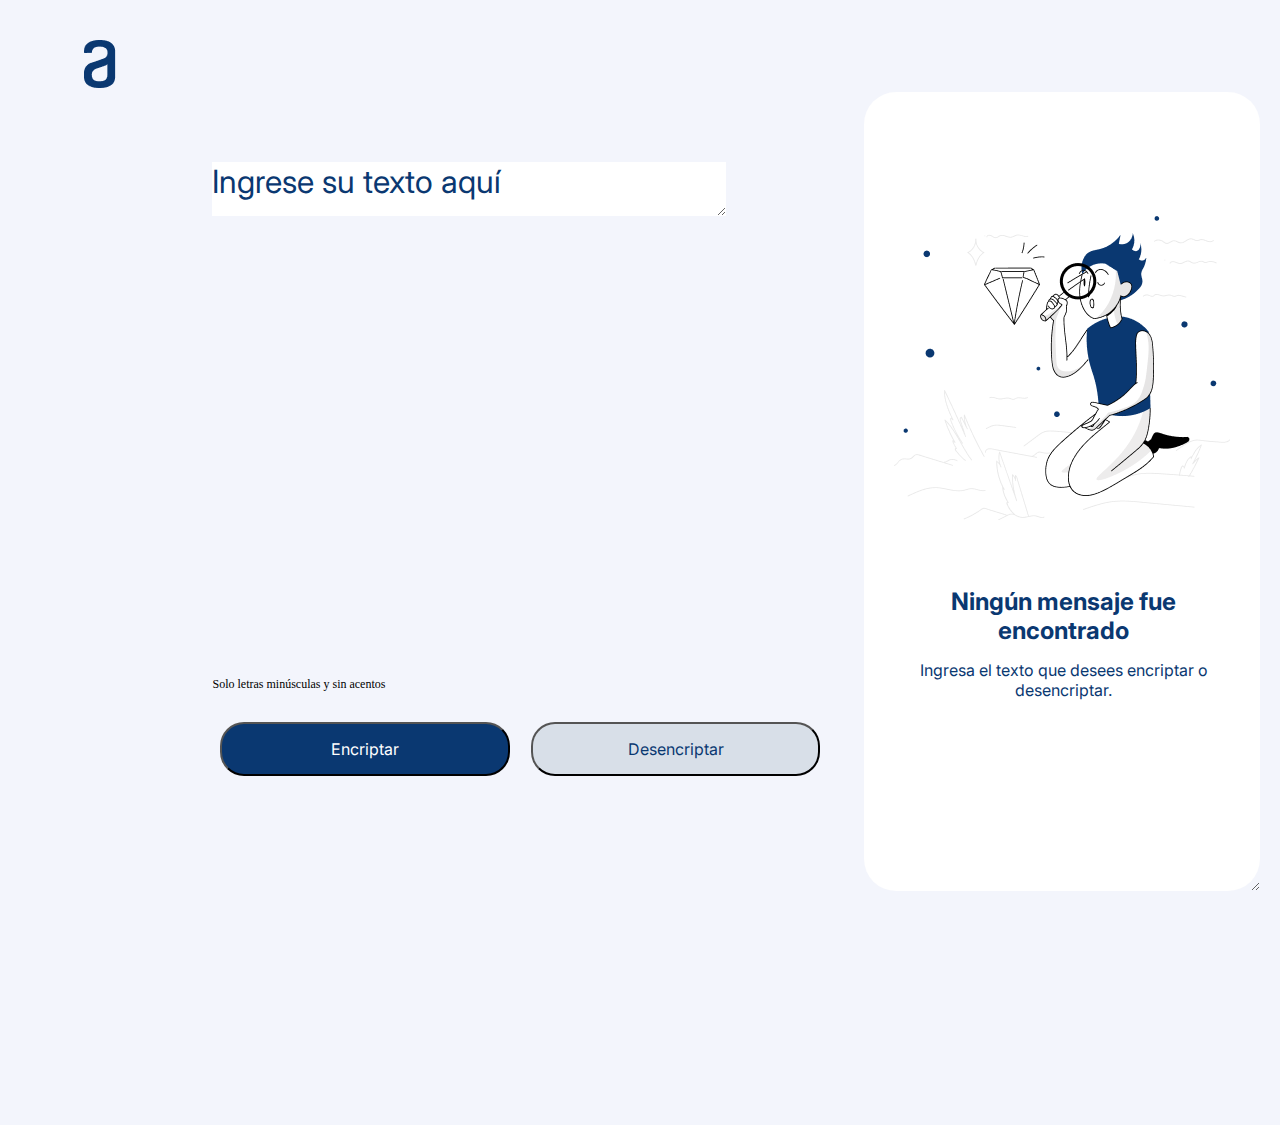
<file: index.html>
<!DOCTYPE html>
<html lang="es">
  <head>
    <meta charset="UTF-8" />
    <meta name="viewport" content="width=device-width, initial-scale=1.0" />
    <title>Encriptador</title>
    <link rel="stylesheet" href="style.css" />
  </head>
  <body>
    <header class="logo">
      <img src="Logo.png" alt="Imagen logo Alura" />
    </header>
    <main class="presentacion">
      <section class="primerSeccion">
        <textarea
          oninput="resizeTextarea()"
          class="textoUsuario"
          placeholder="Ingrese su texto aquí"
          name="textoUsuario"
          id="tU"
        ></textarea>
        <p class="especificaciones">Solo letras minúsculas y sin acentos</p>
        <div class="presentacionBotones">
          <button onclick="encriptar()" class="botonEncriptar">
            Encriptar
          </button>
          <button onclick="desencriptar()" class="botonDesencriptar">
            Desencriptar
          </button>
        </div>
      </section>
      <section class="segundaSeccion">
        <textarea
          class="textoEncriptado"
          name="textoEncriptado"
          id="tE"
        ></textarea>
        <div class="textos" id="textos">
          <p class="texto1">Ningún mensaje fue encontrado</p>
          <p class="texto2">
            Ingresa el texto que desees encriptar o desencriptar.
          </p>
        </div>
      </section>
    </main>
    <script src="script.js"></script>
  </body>
</html>
</file>
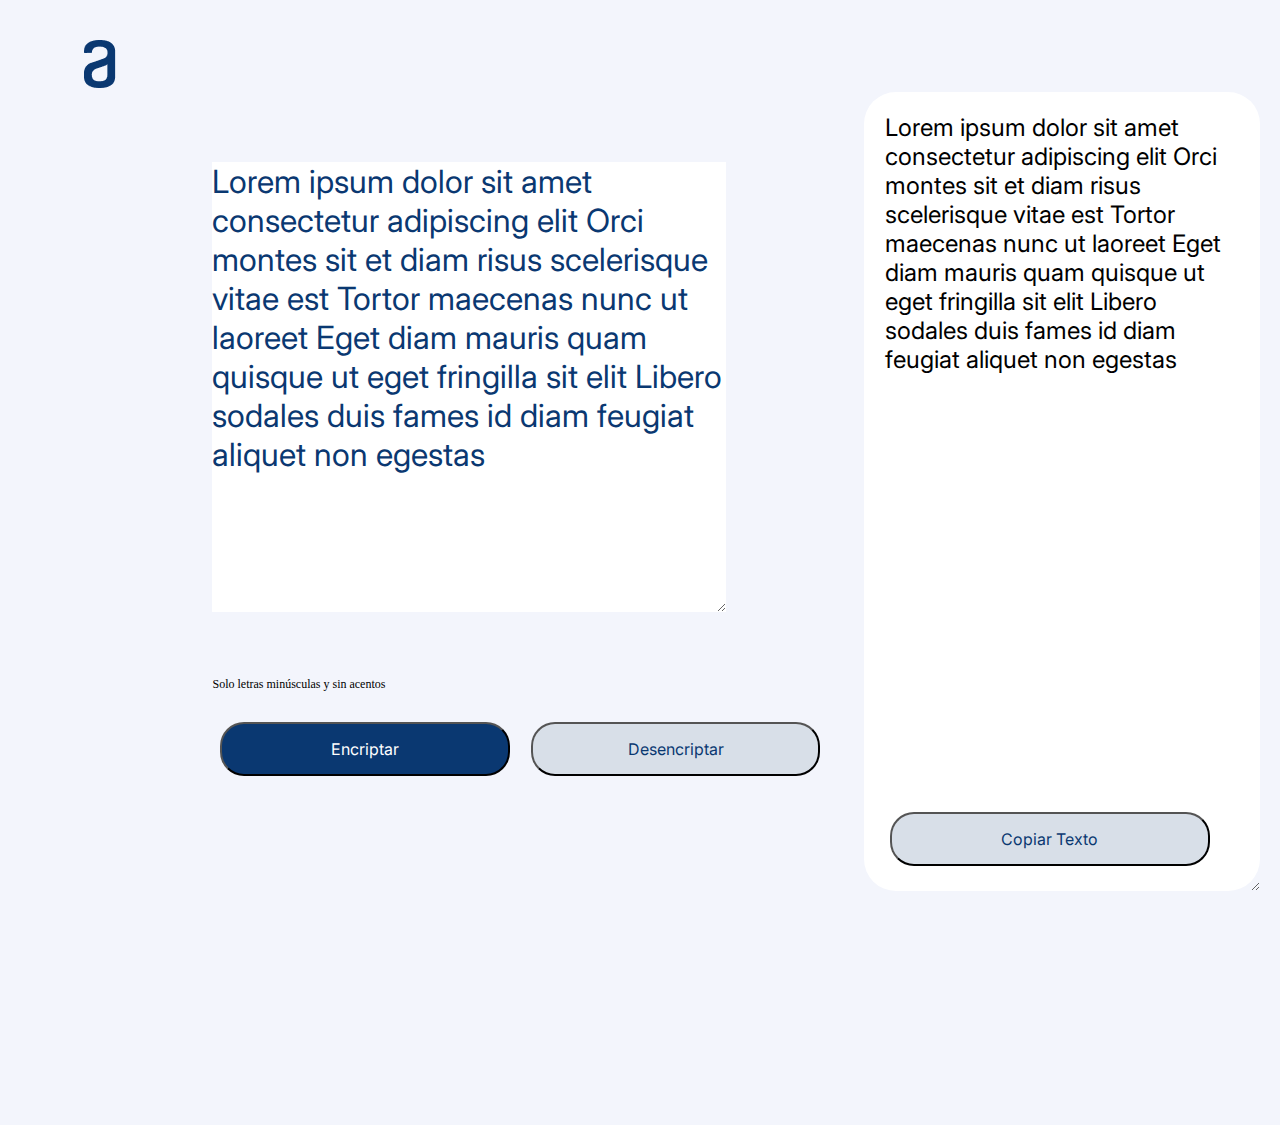
<file: primera-pagina.html>
<!DOCTYPE html>
<html lang="en">
  <head>
    <meta charset="UTF-8" />
    <meta name="viewport" content="width=device-width, initial-scale=1.0" />
    <title>Segunda página challenge</title>
    <link rel="stylesheet" href="style.css" />
  </head>
  <body>
    <header class="logo">
      <img src="Logo.png" alt="Imagen logo Alura" />
    </header>
    <main class="presentacion">
      <section class="primerSeccion">
        <textarea
          class="presentacionTextoUsuarioPrimera"
          name="textoUsuario"
          id="tU"
        >
Lorem ipsum dolor sit amet consectetur adipiscing elit Orci montes sit et diam risus scelerisque vitae est Tortor maecenas nunc ut laoreet Eget diam mauris quam quisque ut eget fringilla sit elit Libero sodales duis fames id diam feugiat aliquet non egestas
    </textarea
        >

        <p class="especificaciones">Solo letras minúsculas y sin acentos</p>

        <div class="presentacionBotones">
          <button onclick="encriptar()" class="botonEncriptar">
            Encriptar
          </button>
          <button onclick="desencriptar()" class="botonDesencriptar">
            Desencriptar
          </button>
        </div>
      </section>

      <section class="segundaSeccion">
        <textarea
          class="presentacionTextoEncriptadoPrimera"
          name="textoEncriptado"
          id="tE"
        >
Lorem ipsum dolor sit amet consectetur adipiscing elit Orci montes sit et diam risus scelerisque vitae est Tortor maecenas nunc ut laoreet Eget diam mauris quam quisque ut eget fringilla sit elit Libero sodales duis fames id diam feugiat aliquet non egestas
      </textarea
        >

        <div>
          <button onclick="copiarTexto()" class="botonCopiar">
            Copiar Texto
          </button>
        </div>
      </section>
    </main>
    <script src="script.js"></script>
  </body>
</html>
</file>
<file: style.css>
@import url('https://fonts.googleapis.com/css2?family=Inter:wght@100..900&display=swap');

*{
  padding: 0px;
  margin: 0px;
}

:root{
  --color-primario: #0A3871;
  --fuente: "Inter", sans-serif;
}

body{
  background: #F3F5FC;
  margin: 0;
  width: 100%;
  min-height: 100vh;
  }

  .logo{
    display: inline-block;
    width: 120px;
    height: 48px;
    padding: 40px 0px 0px 40px;

  }

  .presentacion{
    display: flex;
    position: relative;
    width: 100%;
    height: 1033px;
 
  
  }

  .primerSeccion{
    position: relative;
    width: 67.5%;

  }

  .textoUsuario{
    position: relative;
    left: 16.6vw;
    top: 7.74vh;
    width: 40.09vw;
    height: 6vh;
    color: var(--color-primario);
    border: none;
    outline: none;
    font-family: var(--fuente);
    font-size: 2rem;
    scrollbar-width: 0;
    max-height: 550px;

  }
  
  .textoUsuario:hover {
    
    text-decoration-line: underline;
    text-decoration-color: cyan; 
    }
    
  textarea::-webkit-scrollbar{
      width: 0px;
    }
  
  textarea::placeholder{
      font-family: var(--fuente);
      font-size: 2rem;
      color: var(--color-primario);
     
    }

  .especificaciones{
    position: absolute; 
    left: 16.6vw;
    top: 65vh;
    width: 30vw;
    height: 1.6vh;
    font-size: 0.75rem;
  }

  .presentacionBotones{
    position: absolute;
    width: 46.9vw;
    height: 5.98vh;
    left: 17.2vW;
    top: 70vh;
    display: flex;
    justify-content: space-between;
  }

  .botonEncriptar{
    width: 48.23%;
    height: 100%;
    background-color: var(--color-primario);
    border-radius: 24px;
    color: white;
    font-size: 1rem;
    font-family: var(--fuente);
  }
  .botonDesencriptar{
    width: 48.23%;
    height: 100%;
    background-color: #D8DFE8;
    border-radius: 24px;
    color: var(--color-primario);
    font-size: 1rem;
    font-family: var(--fuente);
  }

  .segundaSeccion{
    position: relative;
    width: 32.5%;
    font-size: 3rem;
   

  }

  .textoEncriptado{
    width: 27.7vw;
    height: 84.13vh;
    border: none;
    border-radius: 32px;
    background-image: url("Muñeco.png");
    background-repeat: no-repeat;
    background-position: center 25%;
    padding: 5%;
    
  
  }

  .textoEncriptado:hover , .textos:hover{
    border: 3px solid;
    border-color: cyan;
  }

  .textos{
    position: absolute;
    top: 55vh; 
    gap: 5px;
    width: 23.36vw;
    left: 3.94vw;
    text-align: center;
    font-family: var(--fuente);
    color: var(--color-primario);
  }
  .texto1{
    font-size: 1.5rem;
    font-weight: bold;
    
  }

  .texto2{
    font-size: 1rem;
    padding-top: 5%;
  }


.presentacionTextoUsuarioPrimera{
  position: relative;
  left: 16.6vw;
  top: 7.74vh;
  width: 40.09vw;
  height: 50vh;
  color: var(--color-primario);
  border: none;
  outline: none;
  font-family: var(--fuente);
  font-size: 2rem;

}

.presentacionTextoUsuarioPrimera:hover{
  text-decoration-line: underline;
    text-decoration-color: cyan; 
    
}

.presentacionTextoEncriptadoPrimera{
  width: 27.7vw;
  height: 84.13vh;
  border: none;
  border-radius: 32px;
  padding: 5%;
  font-family: var(--fuente);
  font-size: 1.5rem;
}

.presentacionTextoEncriptadoPrimera:hover{
  text-decoration-line: underline;
    text-decoration-color: cyan;
    border: solid 3px cyan; 
    
}

.botonCopiar{
  position: absolute;
  top: 80vh;
  left: 2vw;
  width: 25vw;
  height: 5.98vh;
  background-color: #D8DFE8;
  border-radius: 24px;
  color: var(--color-primario);
  font-size: 1rem;
  font-family: var(--fuente);
}

@media (max-width: 768px) {
  .presentacion{
    display: flex;
    flex-direction: column;
    height: 100vh;
  }

  .primerSeccion{
    width: auto;
    height: 67.5vh;

  }

  .textoUsuario{
    width: 90vw;
    left: 40px;
  }

  .especificaciones{
    position: absolute; 
    width: 90vw;
    top: 836px;
    left: 40px;
  }

  .presentacionBotones{
    position: absolute; 
    width: 90vw;
    height: 5vh;
    top: 870px;
    left: 6vw;
  }


  .segundaSeccion{
    position: absolute;
    top: 1001px;
    width: 100%;
    height: 32.5vh;
  }


  .textoEncriptado{
    background-image: none;
    width: 90vw;
    
    margin: 5%;
    height: 133px;

  }
  .textos{
    position: absolute;
    top: 4vh;
    gap: 5px;
    width: 50vw;
    left: 25vw;
    text-align: center;
  }

  .presentacionTextoUsuarioPrimera{
    width: 90vw;
    height: 500px;
    left: 5vw
  }

  .presentacionTextoEncriptadoPrimera{    
    width: 90vw;
    height: 400px;

  }
  .botonCopiar{
    width: 80vw;
    height: 67px;
    left: 10vw;
    top: 20vh;
    
  }
}



@media (max-width: 375px){

  .presentacionTextoEncriptadoPrimera{
    position: relative;
    top: 1vh;
  }

  .presentacionBotones{
    display: flex;
    flex-direction: column;
    width: 100%;
    height: 8vh;
    gap: 1vh;
  }
  .botonEncriptar{
    width: 100%;
  }
  .botonDesencriptar{
    width: 100%;
  }
}
</file>
